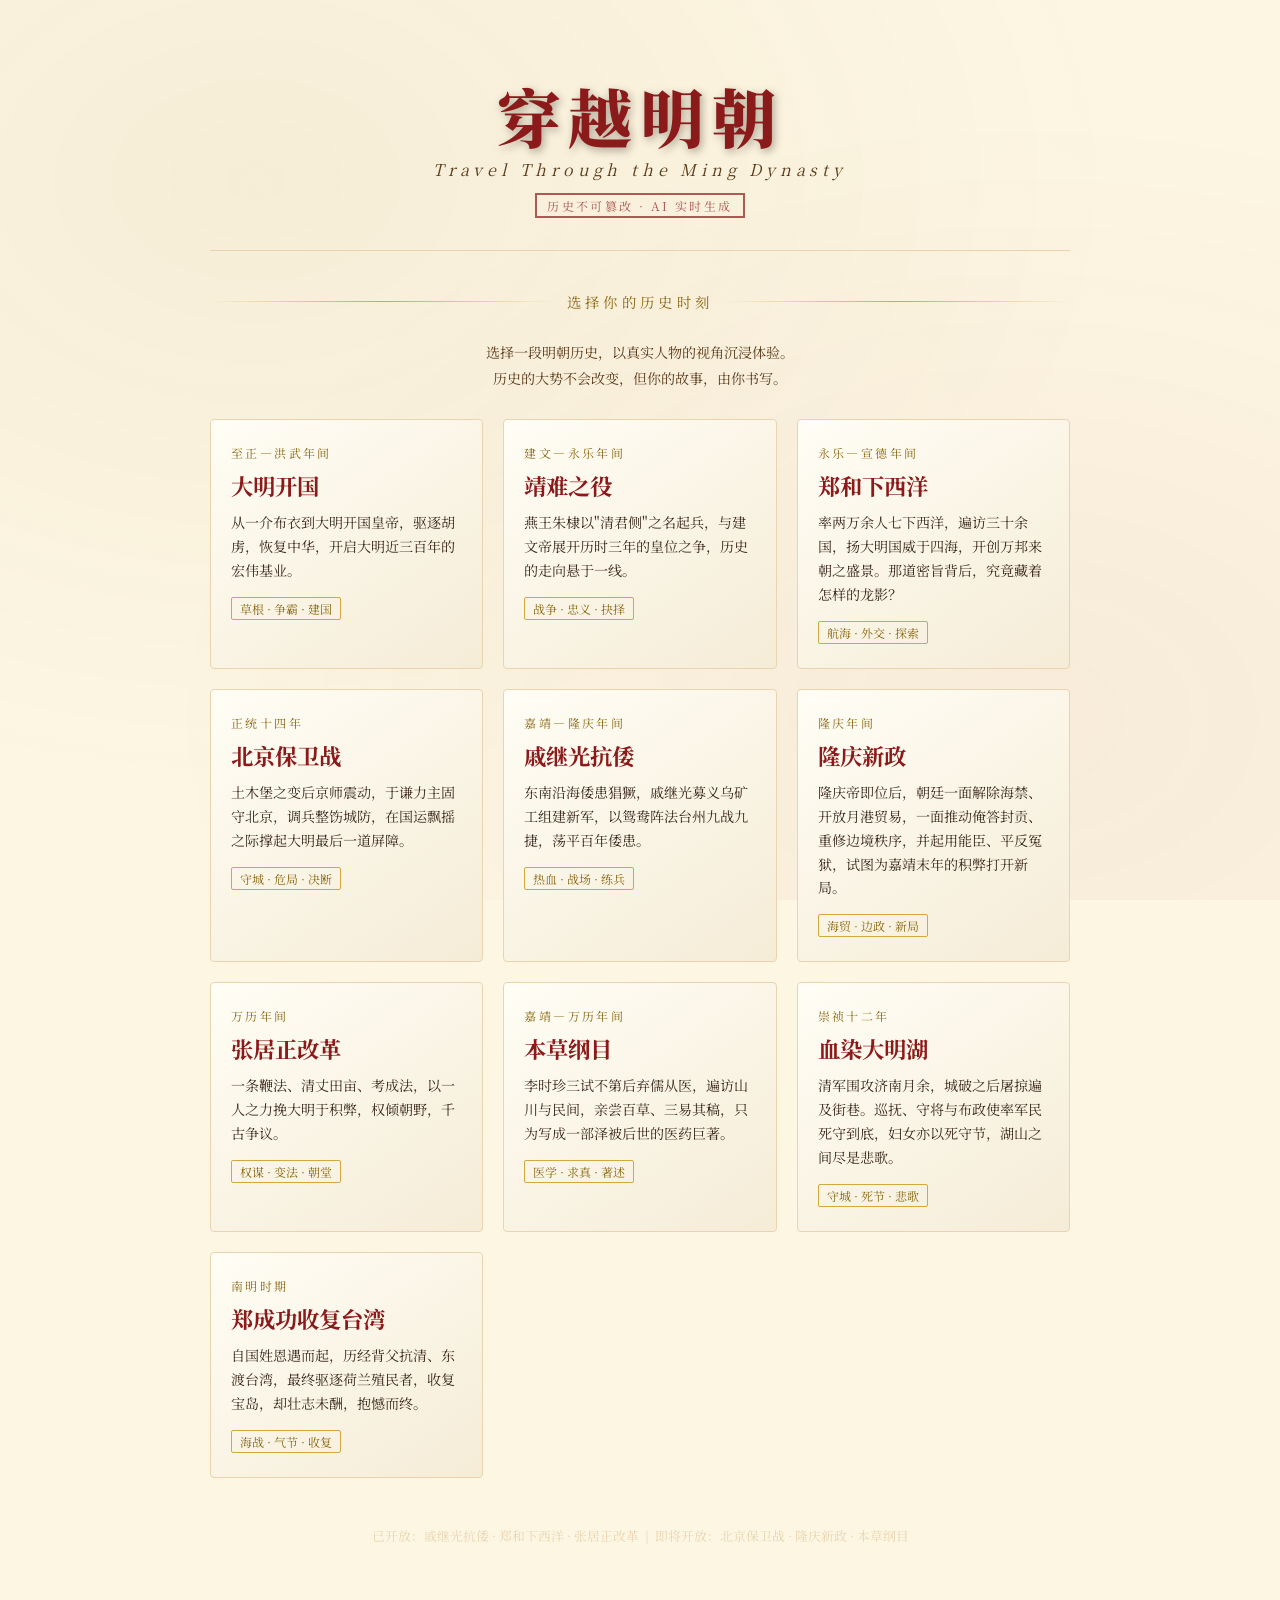
<file: index.html>
<!DOCTYPE html>
<html lang="zh-CN">
<head>
  <meta charset="UTF-8">
  <meta name="viewport" content="width=device-width, initial-scale=1.0">
  <title>穿越明朝</title>
  <link rel="preconnect" href="https://fonts.googleapis.com">
  <link href="https://fonts.googleapis.com/css2?family=Noto+Serif+SC:wght@400;700;900&display=swap" rel="stylesheet">
  <link rel="stylesheet" href="css/style.css">
</head>
<body>
  <div class="page-wrap">
    <header class="site-header">
      <div class="game-title">穿越明朝</div>
      <div class="game-subtitle">Travel Through the Ming Dynasty</div>
      <div class="seal">历史不可篡改 · AI 实时生成</div>
    </header>

    <div class="divider">选择你的历史时刻</div>

    <p style="font-size:0.88rem; color:var(--brown); text-align:center; margin-bottom:28px; line-height:1.8;">
      选择一段明朝历史，以真实人物的视角沉浸体验。<br>
      历史的大势不会改变，但你的故事，由你书写。
    </p>

    <div class="event-grid" id="event-grid">
      <!-- 卡片由 JS 动态渲染 -->
    </div>

    <div style="text-align:center; margin-top:48px; font-size:0.8rem; color:var(--cream-dark);">
      已开放：戚继光抗倭 · 郑和下西洋 · 张居正改革 &nbsp;|&nbsp; 即将开放：北京保卫战 · 隆庆新政 · 本草纲目
    </div>
  </div>

  <script>
    const events = [
      {
        id: 'anti-wako',
        title: '戚继光抗倭',
        period: '嘉靖—隆庆年间',
        desc: '东南沿海倭患猖獗，戚继光募义乌矿工组建新军，以鸳鸯阵法台州九战九捷，荡平百年倭患。',
        tag: '热血 · 战场 · 练兵',
        available: true
      },
      {
        id: 'zheng-he',
        title: '郑和下西洋',
        period: '永乐—宣德年间',
        desc: '率两万余人七下西洋，遍访三十余国，扬大明国威于四海，开创万邦来朝之盛景。那道密旨背后，究竟藏着怎样的龙影？',
        tag: '航海 · 外交 · 探索',
        available: true
      },
      {
        id: 'zhang-juzheng',
        title: '张居正改革',
        period: '万历年间',
        desc: '一条鞭法、清丈田亩、考成法，以一人之力挽大明于积弊，权倾朝野，千古争议。',
        tag: '权谋 · 变法 · 朝堂',
        available: true
      },
      {
        id: 'beijing-defense',
        title: '北京保卫战',
        period: '正统十四年',
        desc: '土木堡之变后京师震动，于谦力主固守北京，调兵整饬城防，在国运飘摇之际撑起大明最后一道屏障。',
        tag: '守城 · 危局 · 决断',
        available: true
      },
      {
        id: 'longqing-opening',
        title: '隆庆新政',
        period: '隆庆年间',
        desc: '隆庆帝即位后，朝廷一面解除海禁、开放月港贸易，一面推动俺答封贡、重修边境秩序，并起用能臣、平反冤狱，试图为嘉靖末年的积弊打开新局。',
        tag: '海贸 · 边政 · 新局',
        available: true
      },
      {
        id: 'compendium-of-materia-medica',
        title: '本草纲目',
        period: '嘉靖—万历年间',
        desc: '李时珍三试不第后弃儒从医，遍访山川与民间，亲尝百草、三易其稿，只为写成一部泽被后世的医药巨著。',
        tag: '医学 · 求真 · 著述',
        available: true
      },
      {
        id: 'jingnan',
        title: '靖难之役',
        period: '建文—永乐年间',
        desc: '燕王朱棣以"清君侧"之名起兵，与建文帝展开历时三年的皇位之争，历史的走向悬于一线。',
        tag: '战争 · 忠义 · 抉择',
        available: true
      },
      {
        id: 'xueran-daminghu',
        title: '血染大明湖',
        period: '崇祯十二年',
        desc: '清军围攻济南月余，城破之后屠掠遍及街巷。巡抚、守将与布政使率军民死守到底，妇女亦以死守节，湖山之间尽是悲歌。',
        tag: '守城 · 死节 · 悲歌',
        available: true
      },
      {
        id: 'zheng-chenggong',
        title: '郑成功收复台湾',
        period: '南明时期',
        desc: '自国姓恩遇而起，历经背父抗清、东渡台湾，最终驱逐荷兰殖民者，收复宝岛，却壮志未酬，抱憾而终。',
        tag: '海战 · 气节 · 收复',
        available: true
      },
      {
        id: 'founding',
        title: '大明开国',
        period: '至正—洪武年间',
        desc: '从一介布衣到大明开国皇帝，驱逐胡虏，恢复中华，开启大明近三百年的宏伟基业。',
        tag: '草根 · 争霸 · 建国',
        available: true
      }
    ];

    const grid = document.getElementById('event-grid');
    const availableOrder = [
      'founding',
      'jingnan',
      'zheng-he',
      'beijing-defense',
      'anti-wako',
      'longqing-opening',
      'zhang-juzheng',
      'compendium-of-materia-medica',
      'xueran-daminghu',
      'zheng-chenggong'
    ];
    const availableRank = new Map(availableOrder.map((id, index) => [id, index]));
    const orderedEvents = [
      ...events.filter(ev => ev.available).sort((a, b) => {
        return (availableRank.get(a.id) ?? Number.MAX_SAFE_INTEGER) - (availableRank.get(b.id) ?? Number.MAX_SAFE_INTEGER);
      }),
      ...events.filter(ev => !ev.available)
    ];
    orderedEvents.forEach(ev => {
      const card = document.createElement('div');
      card.className = 'event-card fade-in' + (ev.available ? '' : ' locked');
      card.innerHTML = `
        <div class="ec-period">${ev.period}</div>
        <div class="ec-title">${ev.title}</div>
        <div class="ec-desc">${ev.desc}</div>
        <div class="ec-tag">${ev.tag}</div>
      `;
      if (ev.available) {
        card.addEventListener('click', () => {
          sessionStorage.setItem('selected_event', ev.id);
          window.location.href = 'role.html';
        });
      }
      grid.appendChild(card);
    });
  </script>
</body>
</html>
</file>
<file: css/style.css>
/* ── 全局重置与基础变量 ─────────────────────── */
:root {
  --red:       #8B1A1A;
  --red-light: #C0392B;
  --gold:      #8B6914;
  --gold-light:#D4A840;
  --brown:     #5C3D1E;
  --cream:     #F5ECD7;
  --cream-dark:#E8D5B0;
  --ink:       #1a1008;
  --ink-light: #3D2B1F;
  --paper:     #FDF6E3;
  --shadow:    rgba(26,16,8,0.35);
  --font-main: 'Noto Serif SC', 'SimSun', serif;
}

*, *::before, *::after { box-sizing: border-box; margin: 0; padding: 0; }

html { font-size: 16px; scroll-behavior: smooth; }

body {
  font-family: var(--font-main);
  background: var(--paper);
  color: var(--ink);
  min-height: 100vh;
  overflow-x: hidden;
}

/* ── 背景纹理 ─────────────────────────────── */
body::before {
  content: '';
  position: fixed; inset: 0;
  background-image:
    radial-gradient(ellipse at 20% 20%, rgba(139,105,20,0.06) 0%, transparent 60%),
    radial-gradient(ellipse at 80% 80%, rgba(139,26,26,0.05) 0%, transparent 60%);
  pointer-events: none;
  z-index: 0;
}

/* ── 通用容器 ─────────────────────────────── */
.page-wrap {
  position: relative;
  z-index: 1;
  max-width: 900px;
  margin: 0 auto;
  padding: 32px 20px 60px;
}

/* ── 顶部标题栏 ───────────────────────────── */
.site-header {
  text-align: center;
  padding: 48px 20px 32px;
  border-bottom: 1px solid var(--cream-dark);
  margin-bottom: 40px;
}
.site-header .game-title {
  font-size: clamp(2.2rem, 6vw, 4rem);
  font-weight: 900;
  color: var(--red);
  letter-spacing: 0.12em;
  text-shadow: 2px 3px 8px var(--shadow);
  line-height: 1.1;
}
.site-header .game-subtitle {
  font-size: 1rem;
  color: var(--brown);
  margin-top: 8px;
  letter-spacing: 0.3em;
  font-style: italic;
}
.site-header .seal {
  display: inline-block;
  border: 2px solid var(--red);
  color: var(--red);
  font-size: 0.75rem;
  padding: 2px 10px;
  letter-spacing: 0.2em;
  margin-top: 12px;
  opacity: 0.7;
}

/* ── 分割线 ───────────────────────────────── */
.divider {
  display: flex;
  align-items: center;
  gap: 12px;
  margin: 28px 0;
  color: var(--gold);
  font-size: 0.9rem;
  letter-spacing: 0.3em;
}
.divider::before, .divider::after {
  content: '';
  flex: 1;
  height: 1px;
  background: linear-gradient(to right, transparent, var(--gold-light), transparent);
}

/* ── 锚点选择卡片（index.html）──────────────── */
.event-grid {
  display: grid;
  grid-template-columns: repeat(auto-fill, minmax(260px, 1fr));
  gap: 20px;
  margin-top: 24px;
}
.event-card {
  background: linear-gradient(145deg, #fffdf5, var(--cream));
  border: 1px solid var(--cream-dark);
  border-radius: 4px;
  padding: 24px 20px;
  cursor: pointer;
  transition: transform 0.2s, box-shadow 0.2s, border-color 0.2s;
  position: relative;
  overflow: hidden;
}
.event-card::before {
  content: '';
  position: absolute;
  top: 0; left: 0;
  width: 4px; height: 100%;
  background: var(--red);
  transform: scaleY(0);
  transform-origin: bottom;
  transition: transform 0.25s;
}
.event-card:hover {
  transform: translateY(-3px);
  box-shadow: 0 8px 24px var(--shadow);
  border-color: var(--gold-light);
}
.event-card:hover::before { transform: scaleY(1); }
.event-card .ec-period {
  font-size: 0.75rem;
  color: var(--gold);
  letter-spacing: 0.2em;
  margin-bottom: 8px;
}
.event-card .ec-title {
  font-size: 1.4rem;
  font-weight: 700;
  color: var(--red);
  margin-bottom: 10px;
}
.event-card .ec-desc {
  font-size: 0.88rem;
  color: var(--ink-light);
  line-height: 1.7;
}
.event-card .ec-tag {
  display: inline-block;
  margin-top: 14px;
  font-size: 0.75rem;
  color: var(--gold);
  border: 1px solid var(--gold-light);
  padding: 2px 8px;
  border-radius: 2px;
}
.event-card.locked {
  opacity: 0.45;
  cursor: not-allowed;
  pointer-events: none;
}
.event-card.locked::after {
  content: '即将开放';
  position: absolute;
  top: 12px; right: 12px;
  font-size: 0.7rem;
  color: var(--brown);
  border: 1px solid var(--cream-dark);
  padding: 2px 6px;
}

/* ── 角色选择（role.html）───────────────────── */
.back-btn {
  display: inline-flex;
  align-items: center;
  gap: 6px;
  font-size: 0.85rem;
  color: var(--brown);
  cursor: pointer;
  margin-bottom: 28px;
  transition: color 0.2s;
  text-decoration: none;
  border: none; background: none;
  font-family: var(--font-main);
}
.back-btn:hover { color: var(--red); }

.event-banner {
  background: linear-gradient(135deg, var(--red) 0%, #6B0F0F 100%);
  border-radius: 4px;
  padding: 28px 32px;
  color: white;
  margin-bottom: 32px;
}
.event-banner h2 { font-size: 1.8rem; letter-spacing: 0.1em; }
.event-banner p { font-size: 0.9rem; opacity: 0.85; margin-top: 8px; line-height: 1.7; }
.event-banner .period-tag {
  display: inline-block;
  background: rgba(255,255,255,0.18);
  font-size: 0.75rem;
  padding: 2px 10px;
  letter-spacing: 0.15em;
  margin-bottom: 12px;
  border-radius: 2px;
}

.role-grid {
  display: grid;
  grid-template-columns: repeat(4, minmax(0, 1fr));
  gap: 18px;
}
.role-grid[data-role-count="1"] {
  grid-template-columns: minmax(0, 720px);
  justify-content: center;
}
.role-grid[data-role-count="2"] {
  grid-template-columns: repeat(2, minmax(0, 1fr));
}
.role-grid[data-role-count="3"] {
  grid-template-columns: repeat(3, minmax(0, 1fr));
}
.role-grid[data-role-count="4"] {
  grid-template-columns: repeat(4, minmax(0, 1fr));
}
@media (max-width: 1100px) {
  .role-grid,
  .role-grid[data-role-count="2"],
  .role-grid[data-role-count="3"],
  .role-grid[data-role-count="4"] {
    grid-template-columns: repeat(2, minmax(0, 1fr));
  }
  .role-grid[data-role-count="1"] {
    grid-template-columns: minmax(0, 720px);
  }
}
@media (max-width: 640px) {
  .role-grid,
  .role-grid[data-role-count="1"],
  .role-grid[data-role-count="2"],
  .role-grid[data-role-count="3"],
  .role-grid[data-role-count="4"] {
    grid-template-columns: 1fr;
  }
}
.role-card {
  background: var(--paper);
  border: 1px solid var(--cream-dark);
  border-radius: 4px;
  padding: 22px 18px;
  cursor: pointer;
  transition: all 0.22s;
  position: relative;
}
.role-card:hover {
  border-color: var(--red);
  box-shadow: 0 6px 20px var(--shadow);
  transform: translateY(-2px);
}
.role-card .rc-perspective {
  font-size: 0.72rem;
  color: var(--gold);
  letter-spacing: 0.2em;
  margin-bottom: 6px;
}
.role-card .rc-name {
  font-size: 1.5rem;
  font-weight: 700;
  color: var(--red);
  margin-bottom: 4px;
}
.role-card .rc-subtitle {
  font-size: 0.82rem;
  color: var(--brown);
  margin-bottom: 12px;
}
.role-card .rc-desc {
  font-size: 0.86rem;
  color: var(--ink-light);
  line-height: 1.65;
}
.role-card .rc-difficulty {
  margin-top: 14px;
  font-size: 0.78rem;
  color: var(--gold-light);
  letter-spacing: 0.1em;
}
.role-card .rc-choose-btn {
  display: block;
  width: 100%;
  margin-top: 16px;
  padding: 10px;
  background: var(--red);
  color: white;
  border: none;
  border-radius: 2px;
  font-family: var(--font-main);
  font-size: 0.9rem;
  letter-spacing: 0.15em;
  cursor: pointer;
  transition: background 0.2s;
}
.role-card .rc-choose-btn:hover { background: var(--red-light); }

/* ── 游戏主界面（game.html）─────────────────── */
.game-layout {
  display: grid;
  grid-template-rows: auto 1fr auto;
  min-height: 100vh;
}

.game-topbar {
  display: flex;
  align-items: center;
  justify-content: space-between;
  gap: 16px;
  padding: 12px 24px;
  background: linear-gradient(to right, var(--red), #6B0F0F);
  color: white;
}
.game-topbar .gt-title {
  font-size: 1.1rem;
  font-weight: 700;
  letter-spacing: 0.15em;
  flex: 0 0 auto;
}
.game-topbar .gt-meta {
  font-size: 0.78rem;
  opacity: 0.8;
  letter-spacing: 0.1em;
  flex: 0 0 auto;
}

.story-progress {
  padding: 12px 24px 10px;
  background: linear-gradient(to bottom, #f8f0df, var(--cream));
  border-bottom: 1px solid rgba(139, 105, 20, 0.18);
}

.story-progress-inline {
  flex: 1 1 auto;
  min-width: 0;
  padding: 0;
  background: transparent;
  border-bottom: none;
  display: flex;
  align-items: center;
  justify-content: center;
}

.story-progress-track {
  display: flex;
  align-items: stretch;
  gap: 0;
  width: fit-content;
  max-width: 100%;
}

.story-progress-inline .story-progress-track {
  align-items: center;
}

.story-act {
  position: relative;
  flex: 0 0 auto;
  min-width: 0;
  padding: 0 14px 0 10px;
  border-radius: 0;
  background: transparent;
  border: none;
  transition: color 0.25s ease, opacity 0.25s ease;
}

.story-act-label {
  font-size: 0.62rem;
  letter-spacing: 0.14em;
  color: rgba(255, 244, 227, 0.72);
  margin-bottom: 2px;
}

.story-act-title {
  font-size: 0.74rem;
  color: rgba(255, 244, 227, 0.88);
  white-space: nowrap;
}

.story-scene-row {
  display: flex;
  gap: 4px;
  margin-top: 5px;
}

.story-act-arrow {
  position: absolute;
  top: 50%;
  right: -9px;
  transform: translateY(-50%);
  font-size: 0.78rem;
  color: rgba(255, 244, 227, 0.46);
  z-index: 2;
  pointer-events: none;
}

.story-scene-dot {
  width: 6px;
  height: 6px;
  border-radius: 999px;
  border: 1px solid rgba(255, 244, 227, 0.42);
  background: transparent;
  opacity: 0.65;
}

.story-act.is-completed {
  opacity: 0.52;
}

.story-act.is-current {
  opacity: 1;
}

.story-act.is-current .story-act-label,
.story-act.is-current .story-act-title {
  color: #fff9ee;
}

.story-scene-dot.is-completed {
  background: rgba(255, 244, 227, 0.58);
  border-color: rgba(255, 244, 227, 0.58);
}

.story-scene-dot.is-current {
  width: 8px;
  height: 8px;
  margin-top: -1px;
  background: var(--gold-light);
  border: 1px solid rgba(255, 255, 255, 0.92);
  box-shadow: 0 0 0 1px rgba(255, 244, 227, 0.2);
  opacity: 1;
}

.story-scene-dot.is-upcoming {
  background: rgba(255, 255, 255, 0.12);
}


/* 状态栏 */
.status-bar {
  display: flex;
  gap: 20px;
  padding: 10px 24px;
  background: var(--cream);
  border-bottom: 1px solid var(--cream-dark);
  flex-wrap: wrap;
}
.status-item {
  display: flex;
  align-items: center;
  gap: 8px;
  font-size: 0.8rem;
  color: var(--brown);
}
.status-item .si-label { letter-spacing: 0.08em; white-space: nowrap; }
.status-track {
  width: 80px;
  height: 6px;
  background: var(--cream-dark);
  border-radius: 3px;
  overflow: hidden;
}
.status-fill {
  height: 100%;
  border-radius: 3px;
  transition: width 0.6s ease;
}
.fill-reputation { background: linear-gradient(to right, var(--gold), var(--gold-light)); }
.fill-risk       { background: linear-gradient(to right, #8B1A1A, #C0392B); }
.fill-insight    { background: linear-gradient(to right, #1a5276, #2980b9); }
.status-item .si-val { font-weight: 700; color: var(--ink); min-width: 24px; }

/* 游戏内容区 */
.game-content {
  padding: 32px 24px 20px;
  max-width: 800px;
  margin: 0 auto;
  width: 100%;
}

.scene-text {
  font-size: 1.05rem;
  line-height: 1.95;
  color: var(--ink);
  min-height: 80px;
  margin-bottom: 24px;
  white-space: pre-wrap;
}

/* NPC 对话框 */
.npc-box {
  display: none;
  align-items: flex-start;
  gap: 14px;
  background: linear-gradient(135deg, #fdf0d8, var(--cream));
  border-left: 3px solid var(--gold);
  border-radius: 0 4px 4px 0;
  padding: 14px 18px;
  margin-bottom: 22px;
}
.npc-avatar {
  width: 40px; height: 40px;
  border-radius: 50%;
  background: var(--red);
  color: white;
  display: flex;
  align-items: center;
  justify-content: center;
  font-size: 1rem;
  font-weight: 700;
  flex-shrink: 0;
}
.npc-content { flex: 1; }
.npc-name {
  font-size: 0.78rem;
  color: var(--gold);
  letter-spacing: 0.12em;
  margin-bottom: 4px;
}
.npc-text {
  font-size: 0.95rem;
  color: var(--ink-light);
  line-height: 1.75;
  font-style: italic;
}

/* 问题 */
.question-text {
  font-size: 1rem;
  color: var(--red);
  font-weight: 700;
  margin-bottom: 18px;
  letter-spacing: 0.05em;
  min-height: 1.5em;
}

/* 选项区 */
.options-grid {
  display: none;
  grid-template-columns: 1fr 1fr;
  gap: 12px;
  margin-bottom: 24px;
}
@media (max-width: 540px) {
  .options-grid { grid-template-columns: 1fr; }
}

.option-btn {
  display: flex;
  align-items: flex-start;
  gap: 10px;
  background: var(--paper);
  border: 1.5px solid var(--cream-dark);
  border-radius: 4px;
  padding: 14px 16px;
  cursor: pointer;
  text-align: left;
  font-family: var(--font-main);
  font-size: 0.9rem;
  color: var(--ink-light);
  line-height: 1.55;
  transition: all 0.2s;
  animation: fadeSlideUp 0.3s ease both;
}
.option-btn:hover {
  border-color: var(--red);
  background: linear-gradient(135deg, #fff9f0, var(--cream));
  color: var(--red);
  transform: translateY(-1px);
  box-shadow: 0 4px 12px var(--shadow);
}
.option-btn:disabled {
  opacity: 0.5;
  cursor: not-allowed;
  transform: none;
}
.option-btn.selected {
  border-color: var(--red);
  background: linear-gradient(135deg, #fff0e0, #fddcb0);
  color: var(--red);
}
.opt-label {
  flex-shrink: 0;
  width: 22px; height: 22px;
  border-radius: 50%;
  background: var(--red);
  color: white;
  display: flex;
  align-items: center;
  justify-content: center;
  font-size: 0.75rem;
  font-weight: 700;
  margin-top: 1px;
}
.opt-text { flex: 1; }

/* 选择后信息区 */
.post-choice-stack {
  display: grid;
  gap: 14px;
  margin-bottom: 20px;
}

/* 分数变化说明 */
.score-change-box {
  display: none;
  background: linear-gradient(135deg, #fff8ec, #f7ead1);
  border: 1px solid var(--cream-dark);
  border-left: 4px solid var(--gold-light);
  border-radius: 4px;
  padding: 14px 16px;
}
.score-change-box.visible { display: block; }
.score-change-title {
  font-size: 0.78rem;
  color: var(--gold);
  letter-spacing: 0.16em;
  margin-bottom: 8px;
}
.score-change-item {
  display: flex;
  align-items: baseline;
  gap: 0;
  flex-wrap: nowrap;
  white-space: nowrap;
  overflow: hidden;
  text-overflow: ellipsis;
}
.score-change-item + .score-change-item {
  margin-top: 10px;
}
.score-change-label {
  font-size: 0.9rem;
  color: var(--red);
  font-weight: 700;
  flex-shrink: 0;
}
.score-change-reason {
  font-size: 0.85rem;
  color: var(--ink-light);
  line-height: 1.7;
  overflow: hidden;
  text-overflow: ellipsis;
}

/* 后果文本 */
.consequence-box {
  display: none;
  background: linear-gradient(135deg, #fef9ee, var(--cream));
  border: 1px solid var(--gold-light);
  border-radius: 4px;
  padding: 18px 20px;
  font-size: 0.95rem;
  line-height: 1.8;
  color: var(--ink);
}
.consequence-box.visible { display: block; }
.consequence-title {
  font-size: 0.78rem;
  color: var(--gold);
  letter-spacing: 0.18em;
  margin-bottom: 10px;
}

/* 小贴士 */
.tips-box {
  display: none;
  align-items: flex-start;
  gap: 10px;
  background: linear-gradient(135deg, #fdf6e3, #f5e8c0);
  border: 1px solid var(--gold-light);
  border-radius: 4px;
  padding: 12px 16px;
  font-size: 0.85rem;
  color: var(--ink-light);
  line-height: 1.75;
  animation: fadeIn 0.5s ease;
}
.tips-box.visible { display: flex; }

/* 名词解释 */
.term-annotation {
  text-decoration-line: underline;
  text-decoration-style: wavy;
  text-decoration-color: var(--gold);
  text-underline-offset: 3px;
  cursor: pointer;
  transition: background-color 0.15s ease, color 0.15s ease, text-decoration-color 0.15s ease;
}
.term-annotation:hover,
.term-annotation:focus-visible,
.term-annotation.is-active {
  background: rgba(201, 162, 39, 0.16);
  color: var(--red);
  text-decoration-color: var(--red);
  outline: none;
}
.term-popover {
  display: none;
  position: fixed;
  left: 12px;
  top: 12px;
  width: min(320px, calc(100vw - 24px));
  background: var(--paper);
  border: 1px solid var(--gold-light);
  border-radius: 6px;
  padding: 14px 16px;
  box-shadow: 0 10px 28px var(--shadow);
  z-index: 180;
}
.term-popover.visible { display: block; }
.term-popover-title-row {
  display: flex;
  align-items: center;
  gap: 8px;
  margin-bottom: 8px;
  flex-wrap: wrap;
}
.term-popover-title {
  font-size: 0.96rem;
  font-weight: 700;
  color: var(--ink);
}
.term-popover-category {
  font-size: 0.74rem;
  color: var(--gold);
  letter-spacing: 0.12em;
}
.term-popover-body {
  font-size: 0.84rem;
  color: var(--ink-light);
  line-height: 1.75;
}

/* 文本选中放大镜查询 */
.selection-lookup-icon {
  position: fixed;
  left: 0;
  top: 0;
  width: 28px;
  height: 28px;
  padding: 0;
  display: none;
  align-items: center;
  justify-content: center;
  background-color: var(--paper);
  background-image: linear-gradient(135deg, rgba(255, 255, 255, 0.6) 0%, rgba(255, 255, 255, 0) 60%);
  color: var(--red);
  border: 1px solid var(--gold-light);
  border-radius: 50%;
  box-shadow: 0 4px 12px var(--shadow);
  cursor: pointer;
  z-index: 200;
  opacity: 1;
  transition: transform 0.15s ease, box-shadow 0.15s ease, background-color 0.15s ease, border-color 0.15s ease;
}
.selection-lookup-icon.visible { display: inline-flex; }
.selection-lookup-icon:hover,
.selection-lookup-icon:focus-visible {
  background-color: var(--paper);
  background-image:
    linear-gradient(135deg, rgba(255, 255, 255, 0.6) 0%, rgba(255, 255, 255, 0) 60%),
    linear-gradient(0deg, rgba(201, 162, 39, 0.18), rgba(201, 162, 39, 0.18));
  border-color: var(--gold);
  transform: scale(1.08);
  box-shadow: 0 6px 16px var(--shadow);
  outline: none;
}
.selection-lookup-icon:active {
  transform: scale(1);
  box-shadow: 0 2px 8px var(--shadow);
}
.selection-lookup-icon:disabled {
  cursor: wait;
  opacity: 0.85;
}
.selection-lookup-icon.loading svg {
  animation: selection-lookup-spin 0.9s linear infinite;
}
@keyframes selection-lookup-spin {
  from { transform: rotate(0deg); }
  to { transform: rotate(360deg); }
}

/* 历史注释 */
.note-toggle-btn {
  display: none;
  position: fixed;
  right: 20px;
  bottom: 80px;
  background: var(--gold);
  color: white;
  border: none;
  border-radius: 50%;
  width: 44px; height: 44px;
  font-size: 1.1rem;
  cursor: pointer;
  box-shadow: 0 4px 12px rgba(139,105,20,0.4);
  z-index: 100;
  align-items: center;
  justify-content: center;
  transition: transform 0.2s;
}
.note-toggle-btn:hover { transform: scale(1.1); }
.note-panel {
  display: none;
  position: fixed;
  right: 20px;
  bottom: 132px;
  width: min(340px, calc(100vw - 40px));
  background: var(--paper);
  border: 1px solid var(--gold-light);
  border-radius: 6px;
  padding: 16px 18px;
  box-shadow: 0 8px 24px var(--shadow);
  z-index: 100;
}
.note-panel.visible { display: block; }
.note-header {
  font-size: 0.78rem;
  color: var(--gold);
  letter-spacing: 0.15em;
  margin-bottom: 8px;
  display: flex;
  align-items: center;
  gap: 6px;
}
.note-text {
  font-size: 0.85rem;
  color: var(--ink-light);
  line-height: 1.75;
}

/* 继续按钮 */
.continue-btn {
  display: none;
  margin: 0 auto;
  padding: 12px 36px;
  background: var(--red);
  color: white;
  border: none;
  border-radius: 2px;
  font-family: var(--font-main);
  font-size: 0.95rem;
  letter-spacing: 0.2em;
  cursor: pointer;
  transition: background 0.2s, transform 0.15s;
}
.continue-btn:hover { background: var(--red-light); transform: translateY(-1px); }

/* loading 动画 */
.loading-box {
  display: none;
  align-items: center;
  gap: 12px;
  padding: 16px 0;
  color: var(--brown);
  font-size: 0.88rem;
  letter-spacing: 0.1em;
}
.loading-box.visible { display: flex; }
.dot-spin {
  display: flex; gap: 5px;
}
.dot-spin span {
  width: 7px; height: 7px;
  border-radius: 50%;
  background: var(--gold);
  animation: dotBounce 1.2s ease infinite;
}
.dot-spin span:nth-child(2) { animation-delay: 0.2s; }
.dot-spin span:nth-child(3) { animation-delay: 0.4s; }

/* API 配置弹窗 */
.modal-overlay {
  display: none;
  position: fixed; inset: 0;
  background: rgba(26,16,8,0.6);
  z-index: 200;
  align-items: center;
  justify-content: center;
}
.modal-overlay.visible { display: flex; }
.modal-box {
  background: var(--paper);
  border: 1px solid var(--cream-dark);
  border-radius: 6px;
  padding: 32px;
  width: min(480px, calc(100vw - 40px));
  box-shadow: 0 16px 40px var(--shadow);
}
.modal-box h3 {
  font-size: 1.2rem;
  color: var(--red);
  margin-bottom: 6px;
  letter-spacing: 0.1em;
}
.modal-box a { color: var(--red); }
.modal-box p {
  font-size: 0.82rem;
  color: var(--brown);
  margin-bottom: 20px;
  line-height: 1.65;
}
.form-group { margin-bottom: 16px; }
.form-group label {
  display: block;
  font-size: 0.82rem;
  color: var(--brown);
  margin-bottom: 5px;
  letter-spacing: 0.08em;
}
.form-group input, .form-group select {
  width: 100%;
  padding: 10px 12px;
  border: 1px solid var(--cream-dark);
  border-radius: 3px;
  font-family: var(--font-main);
  font-size: 0.9rem;
  background: white;
  color: var(--ink);
  transition: border-color 0.2s;
}
.form-group input:focus, .form-group select:focus {
  outline: none;
  border-color: var(--red);
}
.modal-actions {
  display: flex;
  gap: 12px;
  margin-top: 20px;
}
.btn-primary {
  flex: 1;
  padding: 11px;
  background: var(--red);
  color: white;
  border: none;
  border-radius: 2px;
  font-family: var(--font-main);
  font-size: 0.9rem;
  letter-spacing: 0.12em;
  cursor: pointer;
  transition: background 0.2s;
}
.btn-primary:hover { background: var(--red-light); }
.btn-secondary {
  padding: 11px 20px;
  background: transparent;
  color: var(--brown);
  border: 1px solid var(--cream-dark);
  border-radius: 2px;
  font-family: var(--font-main);
  font-size: 0.9rem;
  cursor: pointer;
  transition: border-color 0.2s;
}
.btn-secondary:hover { border-color: var(--brown); }

/* 结局页（ending.html）────────────────────── */
.ending-wrap {
  max-width: 720px;
  margin: 0 auto;
  padding: 48px 24px 80px;
}
.ending-title-block {
  text-align: center;
  margin-bottom: 48px;
}
.ending-badge {
  display: inline-block;
  border: 2px solid var(--red);
  color: var(--red);
  font-size: 0.75rem;
  padding: 3px 14px;
  letter-spacing: 0.3em;
  margin-bottom: 20px;
}
.ending-h1 {
  font-size: clamp(1.8rem, 5vw, 3rem);
  color: var(--red);
  font-weight: 900;
  letter-spacing: 0.12em;
  line-height: 1.2;
  margin-bottom: 12px;
}
.ending-epitaph {
  font-size: 1rem;
  color: var(--brown);
  font-style: italic;
  letter-spacing: 0.1em;
}

.ending-section {
  background: linear-gradient(135deg, #fffdf5, var(--cream));
  border: 1px solid var(--cream-dark);
  border-radius: 4px;
  padding: 28px;
  margin-bottom: 24px;
}
.ending-section h3 {
  font-size: 0.82rem;
  color: var(--gold);
  letter-spacing: 0.25em;
  margin-bottom: 16px;
  display: flex;
  align-items: center;
  gap: 8px;
}
.ending-section h3::after {
  content: '';
  flex: 1;
  height: 1px;
  background: var(--cream-dark);
}
.ending-section p {
  font-size: 0.95rem;
  line-height: 1.9;
  color: var(--ink-light);
  white-space: pre-wrap;
}

.stats-row {
  display: flex;
  gap: 16px;
  flex-wrap: wrap;
}
.stat-item {
  flex: 1;
  min-width: 100px;
  background: white;
  border: 1px solid var(--cream-dark);
  border-radius: 4px;
  padding: 14px 16px;
  text-align: center;
}
.stat-item .st-val {
  font-size: 1.8rem;
  font-weight: 900;
  color: var(--red);
  display: block;
}
.stat-item .st-label {
  font-size: 0.75rem;
  color: var(--brown);
  letter-spacing: 0.12em;
  margin-top: 4px;
}

.choice-list { list-style: none; }
.choice-list li {
  display: flex;
  gap: 10px;
  font-size: 0.85rem;
  color: var(--ink-light);
  padding: 8px 0;
  border-bottom: 1px solid var(--cream-dark);
  line-height: 1.5;
}
.choice-list li:last-child { border-bottom: none; }
.choice-num {
  flex-shrink: 0;
  width: 22px; height: 22px;
  border-radius: 50%;
  background: var(--cream-dark);
  color: var(--brown);
  display: flex;
  align-items: center;
  justify-content: center;
  font-size: 0.72rem;
  font-weight: 700;
}

.ending-actions {
  display: flex;
  gap: 14px;
  justify-content: center;
  margin-top: 40px;
  flex-wrap: wrap;
}
.ending-actions a, .ending-actions button {
  padding: 13px 28px;
  border-radius: 2px;
  font-family: var(--font-main);
  font-size: 0.9rem;
  letter-spacing: 0.15em;
  cursor: pointer;
  text-decoration: none;
  transition: all 0.2s;
}
.btn-restart {
  background: var(--red);
  color: white;
  border: none;
}
.btn-restart:hover { background: var(--red-light); transform: translateY(-1px); }
.btn-home {
  background: transparent;
  color: var(--brown);
  border: 1px solid var(--cream-dark);
}
.btn-home:hover { border-color: var(--brown); }
.btn-donate {
  background: linear-gradient(135deg, #b8892d, var(--gold));
  color: white;
  border: none;
  padding: 13px 28px;
  border-radius: 2px;
  font-family: var(--font-main);
  font-size: 0.9rem;
  letter-spacing: 0.15em;
  cursor: pointer;
  transition: transform 0.2s, box-shadow 0.2s;
}
.btn-donate:hover {
  transform: translateY(-1px);
  box-shadow: 0 6px 16px rgba(139, 105, 20, 0.22);
}
.donate-modal-box {
  width: min(420px, calc(100vw - 32px));
  text-align: center;
}
.donate-amounts {
  display: flex;
  justify-content: center;
  gap: 10px;
  flex-wrap: wrap;
  margin: 18px 0 20px;
}
.donate-amount {
  min-width: 88px;
  padding: 10px 14px;
  border: 1px solid var(--cream-dark);
  background: white;
  color: var(--brown);
  border-radius: 3px;
  font-family: var(--font-main);
  cursor: pointer;
  transition: all 0.2s;
}
.donate-amount.active,
.donate-amount:hover {
  border-color: var(--red);
  color: var(--red);
  background: #fff6ea;
}
.donate-qr-wrap {
  display: flex;
  justify-content: center;
  margin-bottom: 12px;
}
.donate-qr {
  width: min(240px, 62vw);
  max-width: 240px;
  border-radius: 6px;
  border: 1px solid var(--cream-dark);
  background: white;
}
.donate-caption {
  font-size: 0.82rem;
  color: var(--brown);
}
.donate-modal-box .modal-actions {
  justify-content: center;
}

.tips-icon {
  flex-shrink: 0;
  font-size: 1rem;
  margin-top: 2px;
}
.tips-label {
  font-size: 0.72rem;
  color: var(--gold);
  letter-spacing: 0.2em;
  margin-bottom: 3px;
}

/* 重试按钮 */
.retry-btn {
  display: inline-block;
  margin-top: 12px;
  padding: 9px 24px;
  background: transparent;
  color: var(--red);
  border: 1.5px solid var(--red);
  border-radius: 2px;
  font-family: var(--font-main);
  font-size: 0.88rem;
  letter-spacing: 0.12em;
  cursor: pointer;
  transition: all 0.2s;
}
.retry-btn:hover { background: var(--red); color: white; }

/* 场景历史分隔线 */
.scene-divider {
  display: flex;
  align-items: center;
  gap: 12px;
  margin: 36px 0 28px;
  color: var(--gold);
  font-size: 0.75rem;
  letter-spacing: 0.3em;
  opacity: 0.7;
}
.scene-divider::before, .scene-divider::after {
  content: '';
  flex: 1;
  height: 1px;
  background: linear-gradient(to right, transparent, var(--gold-light), transparent);
}

/* 历史场景（已完成，置灰回味区） */
.scene-archive {
  opacity: 0.55;
  pointer-events: none;
  filter: saturate(0.6);
  margin-bottom: 8px;
}
.scene-archive .option-btn { cursor: default; }
.scene-archive .option-btn.selected {
  opacity: 1;
  pointer-events: none;
}

/* ── 动画 ─────────────────────────────────── */
@keyframes fadeSlideUp {
  from { opacity: 0; transform: translateY(10px); }
  to   { opacity: 1; transform: translateY(0); }
}
@keyframes dotBounce {
  0%, 80%, 100% { transform: translateY(0); }
  40%           { transform: translateY(-8px); }
}
@keyframes fadeIn {
  from { opacity: 0; } to { opacity: 1; }
}

.fade-in { animation: fadeIn 0.5s ease both; }

/* ── 响应式 ───────────────────────────────── */
@media (max-width: 600px) {
  .game-topbar { padding: 10px 14px; gap: 10px; }
  .game-topbar .gt-meta { display: none; }
  .story-progress { padding: 10px 14px 8px; overflow-x: auto; }
  .story-progress-inline {
    justify-content: flex-start;
    overflow-x: auto;
  }
  .story-progress-track { gap: 0; width: max-content; min-width: 100%; }
  .story-act { padding: 0 10px 0 7px; }
  .story-act-arrow { right: -8px; font-size: 0.7rem; }
  .story-act-label { font-size: 0.56rem; }
  .story-act-title { font-size: 0.68rem; }
  .story-scene-row { gap: 4px; }
  .story-progress-summary { display: none; }
  .status-bar { gap: 12px; padding: 8px 14px; }
  .status-track { width: 56px; }
  .game-content { padding: 20px 14px 16px; }
  .scene-text { font-size: 0.95rem; }
  .event-grid { grid-template-columns: 1fr; }
}
</file>
